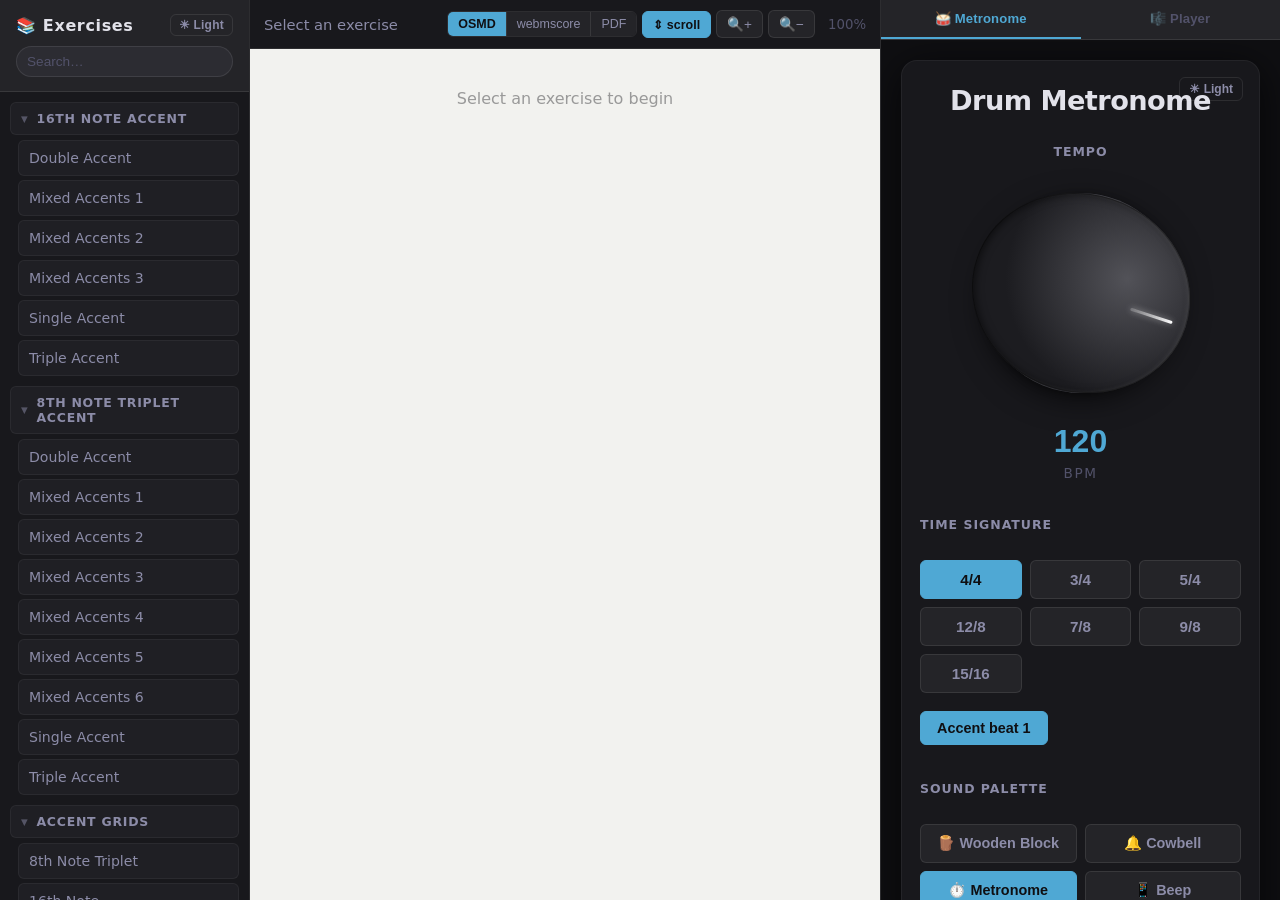
<file: tools/hub/index.html>
<!doctype html>
<html lang="en">
  <head>
    <meta charset="UTF-8" />
    <meta name="viewport" content="width=device-width, initial-scale=1.0" />
    <title>Drum Book Practice Hub</title>
    <link rel="stylesheet" href="styles.css" />
    <!-- PDF.js (Mozilla) — renders PDFs natively without browser plugin -->
    <script src="pdf.min.js"></script>
    <!-- OpenSheetMusicDisplay (OSMD) -->
    <script src="opensheetmusicdisplay.min.js"></script>
    <!-- WebMscore (MuseScore WebAssembly renderer) -->
    <script src="webmscore.js"></script>
    <!-- Exercise + book manifest (generated by tools/hub/generate-manifest.py) -->
    <script src="manifest.js"></script>
  </head>
  <body>
    <div class="hub-container">
      <!-- Sidebar: Exercise Browser -->
      <aside class="sidebar">
        <div class="sidebar-header">
          <div class="sidebar-header-row">
            <h1>📚 Exercises</h1>
            <button
              class="theme-toggle"
              id="themeToggle"
              title="Toggle light/dark theme"
            >
              ☀ Light
            </button>
          </div>
          <div class="sidebar-search">
            <input
              type="search"
              id="sidebarSearch"
              placeholder="Search…"
              autocomplete="off"
              spellcheck="false"
            />
          </div>
        </div>
        <div class="sidebar-content">
          <div id="exercisesList"></div>
        </div>
      </aside>

      <!-- Main: Notation Viewer -->
      <main class="viewer">
        <div class="viewer-header">
          <h2 id="currentExercise">Select an exercise</h2>
          <div class="viewer-controls">
            <div class="renderer-toggle" title="Switch renderer">
              <button class="renderer-btn active" data-renderer="osmd">
                OSMD
              </button>
              <button class="renderer-btn" data-renderer="webmscore">
                webmscore
              </button>
              <button class="renderer-btn" data-renderer="pdf">PDF</button>
            </div>
            <button
              id="autoScrollBtn"
              class="autoscroll-btn active"
              title="Auto-scroll: on"
            >
              ⇕ scroll
            </button>
            <button id="zoomInBtn" class="zoom-btn" title="Zoom In">🔍+</button>
            <button id="zoomOutBtn" class="zoom-btn" title="Zoom Out">
              🔍−
            </button>
            <span id="zoomLevel">100%</span>
          </div>
        </div>
        <div id="osmdContainer" class="notation-container"></div>
        <div
          id="pdfContainer"
          class="pdf-container"
          style="display: none"
        ></div>
      </main>

      <!-- Right: Metronome + Music Player -->
      <aside class="right-panel">
        <div class="right-panel-tabs">
          <button class="right-tab active" data-tab="metronome">
            🥁 Metronome
          </button>
          <button class="right-tab" data-tab="player">🎼 Player</button>
        </div>

        <!-- Metronome tab -->
        <div class="right-tab-content active" id="metronomeTab">
          <div class="metronome-container">
            <iframe
              src="../metronome/index.html"
              class="metronome-iframe"
            ></iframe>
          </div>
        </div>

        <!-- Music Player tab -->
        <div class="right-tab-content" id="playerTab">
          <div id="playerLoading" class="player-loading">⏳ Loading stems…</div>
          <div class="player-bulk-controls" id="playerBulkControls" style="display: none;">
            <button id="selectAllBtn" class="bulk-btn">Select All</button>
            <button id="unselectAllBtn" class="bulk-btn">Unselect All</button>
          </div>
          <div class="player-tracks" id="playerTracks"></div>
          <div class="player-transport" id="playerTransport">
            <div class="transport-row">
              <span id="transportCurrent" class="transport-time-label"
                >0:00</span
              >
              <input
                type="range"
                id="transportSeek"
                class="transport-seek"
                min="0"
                step="0.1"
                value="0"
              />
              <span id="transportDuration" class="transport-time-label"
                >0:00</span
              >
            </div>
            <div class="transport-row transport-controls">
              <button id="seekBackBtn" class="transport-btn">«10</button>
              <button id="playPauseBtn" class="transport-btn play-btn">
                ▶
              </button>
              <button id="seekFwdBtn" class="transport-btn">10»</button>
            </div>
          </div>
        </div>
      </aside>
    </div>

    <script src="script.js"></script>
  </body>
</html>
</file>
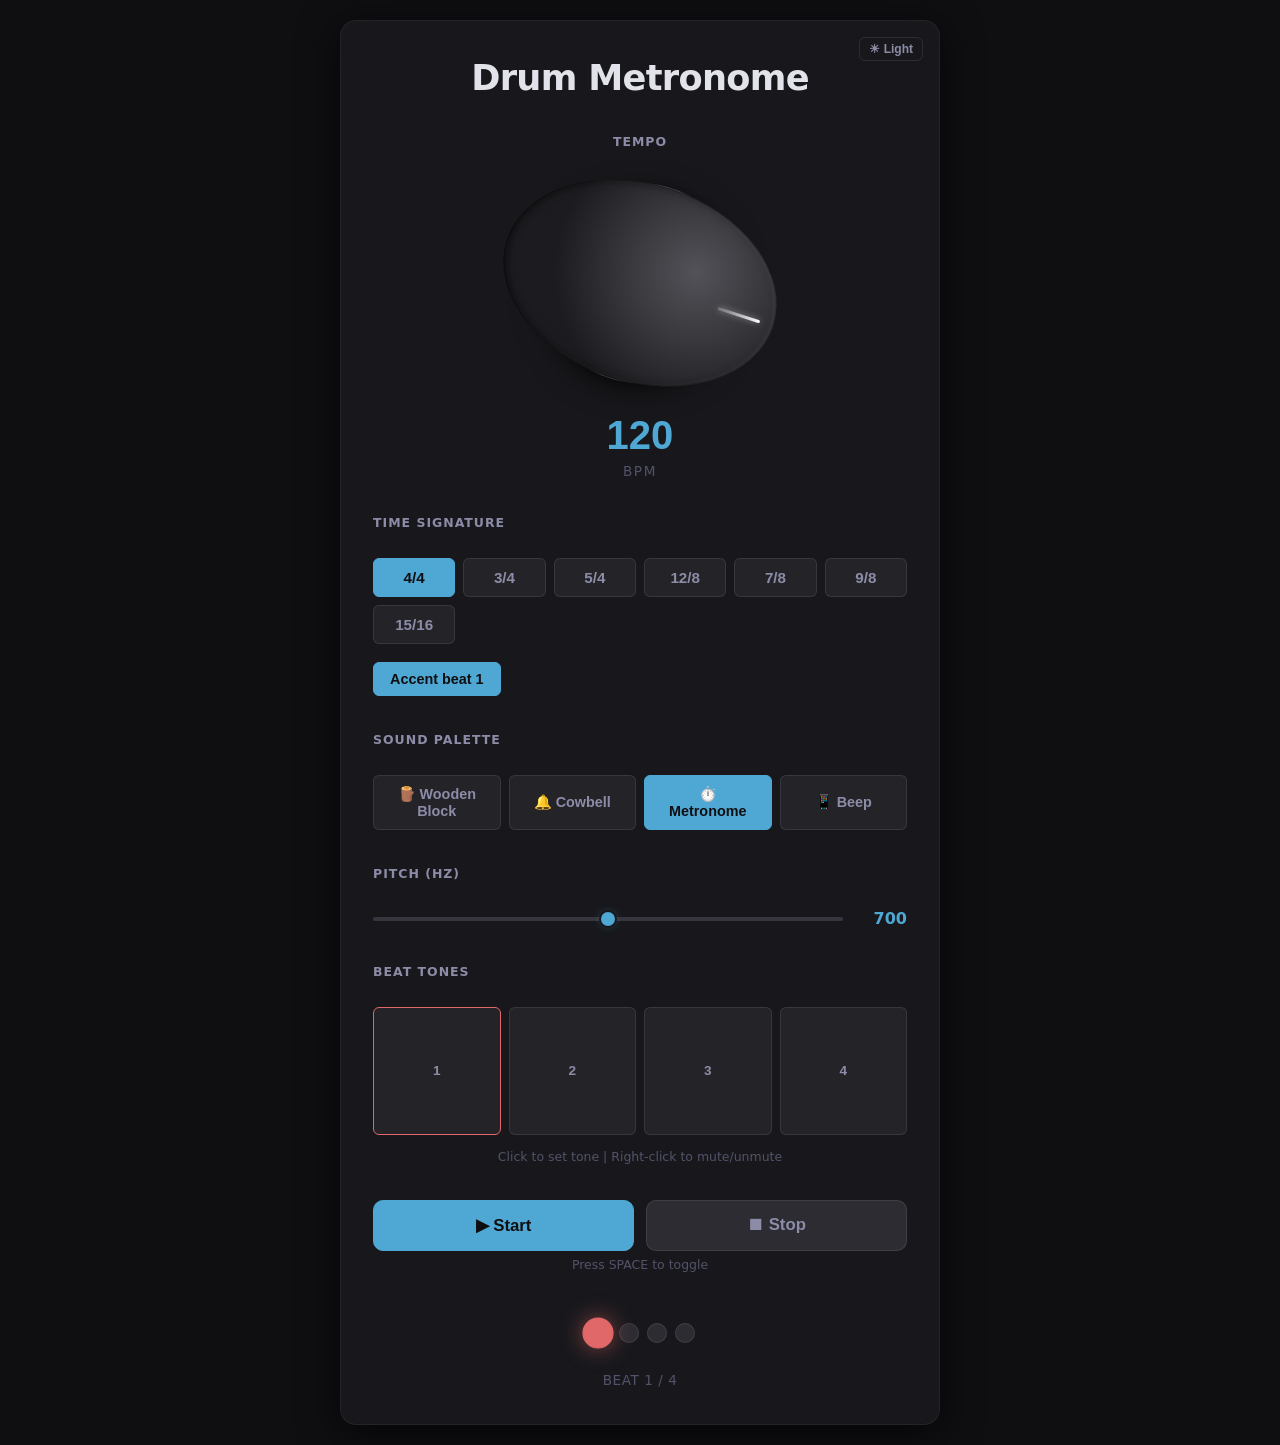
<file: tools/metronome/index.html>
<!doctype html>
<html lang="en">
  <head>
    <meta charset="UTF-8" />
    <meta name="viewport" content="width=device-width, initial-scale=1.0" />
    <title>Drum Metronome</title>
    <link rel="stylesheet" href="styles.css" />
  </head>
  <body>
    <div class="container">
      <button
        class="theme-toggle"
        id="themeToggle"
        title="Toggle light/dark theme"
      >
        ☀ Light
      </button>
      <h1>Drum Metronome</h1>

      <div class="control-panel">
        <!-- Tempo Control -->
        <div class="tempo-section">
          <h2>Tempo</h2>
          <div class="knob-container">
            <div class="knob-bezel">
              <div class="knob" id="tempoKnob">
                <div class="knob-indicator"></div>
              </div>
            </div>
          </div>
          <div class="tempo-display">
            <input
              type="number"
              class="bpm-value"
              id="bpmValue"
              min="40"
              max="240"
              value="120"
            />
            <span class="bpm-label">BPM</span>
          </div>
        </div>

        <!-- Time Signature Control -->
        <div class="time-sig-section">
          <h2>Time Signature</h2>
          <div class="time-sig-buttons">
            <button class="time-sig-btn active" data-sig="4/4">4/4</button>
            <button class="time-sig-btn" data-sig="3/4">3/4</button>
            <button class="time-sig-btn" data-sig="5/4">5/4</button>
            <button class="time-sig-btn" data-sig="12/8">12/8</button>
            <button class="time-sig-btn" data-sig="7/8">7/8</button>
            <button class="time-sig-btn" data-sig="9/8">9/8</button>
            <button class="time-sig-btn" data-sig="15/16">15/16</button>
          </div>
          <div class="accent-toggle">
            <button
              class="accent-first-beat-btn active"
              id="accentFirstBeatBtn"
            >
              Accent beat 1
            </button>
          </div>
        </div>

        <!-- Sound Palette -->
        <div class="sound-palette-section">
          <h2>Sound Palette</h2>
          <div class="sound-palette-buttons">
            <button class="sound-palette-btn" data-palette="woodenblock">
              🪵 Wooden Block
            </button>
            <button class="sound-palette-btn" data-palette="cowbell">
              🔔 Cowbell
            </button>
            <button class="sound-palette-btn active" data-palette="metronome">
              ⏱️ Metronome
            </button>
            <button class="sound-palette-btn" data-palette="beep">
              📱 Beep
            </button>
          </div>
        </div>

        <!-- Pitch Control -->
        <div class="pitch-section">
          <h2>Pitch (Hz)</h2>
          <div class="pitch-control">
            <input
              type="range"
              id="pitchSlider"
              min="150"
              max="400"
              value="250"
            />
            <span class="pitch-value" id="pitchValue">250</span>
          </div>
        </div>

        <!-- Beat Tone Customization -->
        <div class="beat-tones-section">
          <h2>Beat Tones</h2>
          <div class="beat-tones-grid" id="beatTonesGrid"></div>
          <p class="beat-tones-hint">
            Click to set tone | Right-click to mute/unmute
          </p>
        </div>

        <!-- Play/Stop -->
        <div class="playback-section">
          <button class="play-btn" id="playBtn">▶ Start</button>
          <button class="stop-btn" id="stopBtn">⏹ Stop</button>
          <p class="keyboard-hint">Press SPACE to toggle</p>
        </div>
      </div>

      <!-- Beat Indicator -->
      <div class="beat-indicator">
        <div class="beat-display" id="beatDisplay"></div>
        <p class="beat-label" id="beatLabel">Ready</p>
      </div>
    </div>

    <script src="script.js"></script>
  </body>
</html>
</file>
<file: tools/hub/styles.css>
/* ============================================================
   Design Tokens — Dark (default) & Light theme
   ============================================================ */
:root {
  /* Surfaces — tuned to match the metronome knob palette */
  --bg-base:        #0f0f12;
  --bg-surface:     #18181c;
  --bg-elevated:    #1f1f24;
  --bg-panel:       #242428;
  --bg-interactive: #2c2c32;
  --bg-hover:       #36363e;

  /* Borders — faint like the knob ring */
  --border-subtle:  rgba(255, 255, 255, 0.05);
  --border-default: rgba(255, 255, 255, 0.09);
  --border-strong:  rgba(255, 255, 255, 0.17);

  /* Text */
  --text-primary:   #e2e2ea;
  --text-secondary: #8c8ca8;
  --text-muted:     #52526a;
  --text-inverse:   #0f0f12;

  /* Accent — steel blue (replaces purple) */
  --accent:         #4fa8d4;
  --accent-dim:     #3889b0;
  --accent-glow:    rgba(79, 168, 212, 0.22);
  --accent-subtle:  rgba(79, 168, 212, 0.10);
  --accent-gradient: linear-gradient(135deg, #4fa8d4 0%, #2d7aa8 100%);

  /* Status */
  --danger:         #e06868;
  --danger-subtle:  rgba(224, 104, 104, 0.14);

  /* Notation viewer background — keeps scores readable */
  --notation-bg:    #f2f2ef;

  /* Shadows & radii */
  --shadow-sm: 0 1px 4px rgba(0, 0, 0, 0.5);
  --shadow-md: 0 4px 20px rgba(0, 0, 0, 0.6);
  --shadow-lg: 0 8px 40px rgba(0, 0, 0, 0.7);
  --radius-sm: 4px;
  --radius-md: 6px;
  --radius-lg: 10px;
}

[data-theme="light"] {
  --bg-base:        #e6e6ed;
  --bg-surface:     #f4f4f8;
  --bg-elevated:    #ffffff;
  --bg-panel:       #ededf2;
  --bg-interactive: #e0e0e8;
  --bg-hover:       #d3d3dc;

  --border-subtle:  rgba(0, 0, 0, 0.05);
  --border-default: rgba(0, 0, 0, 0.09);
  --border-strong:  rgba(0, 0, 0, 0.18);

  --text-primary:   #111118;
  --text-secondary: #50506a;
  --text-muted:     #9090a8;
  --text-inverse:   #ffffff;

  --accent:         #2a7db5;
  --accent-dim:     #1a6496;
  --accent-glow:    rgba(42, 125, 181, 0.20);
  --accent-subtle:  rgba(42, 125, 181, 0.08);
  --accent-gradient: linear-gradient(135deg, #2a7db5 0%, #1a6496 100%);

  --danger:         #c43a3a;
  --danger-subtle:  rgba(196, 58, 58, 0.10);

  --notation-bg:    #ffffff;

  --shadow-sm: 0 1px 3px rgba(0, 0, 0, 0.12);
  --shadow-md: 0 4px 16px rgba(0, 0, 0, 0.14);
  --shadow-lg: 0 8px 32px rgba(0, 0, 0, 0.18);
}

/* ============================================================
   Reset & Base
   ============================================================ */
* {
    margin: 0;
    padding: 0;
    box-sizing: border-box;
}

body {
    font-family: 'Segoe UI', system-ui, -apple-system, sans-serif;
    background: var(--bg-base);
    color: var(--text-primary);
    height: 100vh;
    overflow: hidden;
    transition: background 0.2s, color 0.2s;
}

/* ============================================================
   Grid layout
   ============================================================ */
.hub-container {
    display: grid;
    grid-template-columns: 250px 1fr 400px;
    height: 100vh;
}

/* ============================================================
   Sidebar
   ============================================================ */
.sidebar {
    background: var(--bg-surface);
    border-right: 1px solid var(--border-default);
    display: flex;
    flex-direction: column;
    overflow: hidden;
}

.sidebar-header {
    padding: 14px 16px;
    background: var(--bg-panel);
    border-bottom: 1px solid var(--border-default);
    display: flex;
    flex-direction: column;
    gap: 10px;
    flex-shrink: 0;
}

.sidebar-header-row {
    display: flex;
    align-items: center;
    justify-content: space-between;
    gap: 8px;
}

.sidebar-header h1 {
    font-size: 1.0em;
    font-weight: 700;
    letter-spacing: 0.04em;
    color: var(--text-primary);
    white-space: nowrap;
}

/* Theme toggle */
.theme-toggle {
    background: none;
    border: 1px solid var(--border-default);
    border-radius: var(--radius-md);
    color: var(--text-secondary);
    cursor: pointer;
    padding: 3px 8px;
    font-size: 0.75em;
    font-weight: 600;
    letter-spacing: 0.02em;
    flex-shrink: 0;
    transition: background 0.15s, color 0.15s, border-color 0.15s;
}

.theme-toggle:hover {
    background: var(--bg-hover);
    border-color: var(--border-strong);
    color: var(--text-primary);
}

/* Search */
.sidebar-search input {
    width: 100%;
    padding: 7px 10px;
    border: 1px solid var(--border-default);
    border-radius: 20px;
    background: var(--bg-interactive);
    color: var(--text-primary);
    font-size: 0.85em;
    outline: none;
    transition: background 0.15s, border-color 0.15s;
}

.sidebar-search input::placeholder {
    color: var(--text-muted);
}

.sidebar-search input:focus {
    border-color: var(--accent);
    background: var(--bg-hover);
}

.sidebar-search input::-webkit-search-cancel-button {
    filter: invert(1) opacity(0.45);
    cursor: pointer;
}

/* Content area */
.sidebar-content {
    flex: 1;
    overflow-y: auto;
    padding: 10px;
}

.sidebar-content::-webkit-scrollbar { width: 4px; }
.sidebar-content::-webkit-scrollbar-track { background: transparent; }
.sidebar-content::-webkit-scrollbar-thumb {
    background: var(--bg-hover);
    border-radius: 2px;
}

/* Categories */
.exercise-category {
    margin-bottom: 10px;
}

.category-title {
    font-size: 0.78em;
    font-weight: 700;
    letter-spacing: 0.06em;
    text-transform: uppercase;
    padding: 8px 10px;
    background: var(--bg-elevated);
    border: 1px solid var(--border-subtle);
    border-radius: var(--radius-md);
    cursor: pointer;
    display: flex;
    align-items: center;
    gap: 8px;
    user-select: none;
    transition: background 0.15s, color 0.15s;
    color: var(--text-secondary);
}

.category-title:hover {
    background: var(--bg-hover);
    color: var(--text-primary);
}

.category-title.collapsed::before {
    content: '▶';
    font-size: 0.7em;
    opacity: 0.5;
}

.category-title.expanded::before {
    content: '▼';
    font-size: 0.7em;
    opacity: 0.5;
}

.exercise-items {
    display: none;
    margin-top: 5px;
    margin-left: 8px;
}

.exercise-items.show {
    display: block;
}

/* Exercise items */
.exercise-item {
    padding: 9px 10px;
    margin-bottom: 4px;
    background: var(--bg-elevated);
    border: 1px solid var(--border-subtle);
    border-radius: var(--radius-md);
    cursor: pointer;
    transition: background 0.15s, border-color 0.15s, color 0.15s;
    font-size: 0.88em;
    word-break: break-word;
    color: var(--text-secondary);
}

.exercise-item:hover {
    background: var(--bg-hover);
    border-color: var(--border-default);
    color: var(--text-primary);
}

.exercise-item.active {
    background: var(--accent-subtle);
    border-color: var(--accent);
    color: var(--accent);
    font-weight: 600;
}

/* Tune items — teal accent */
.tune-item {
    border-left: 2px solid #43a89e;
}

.tune-item:hover {
    border-left-color: #43a89e;
    color: #3fccbd;
    background: rgba(67, 168, 158, 0.08);
}

.tune-item.active {
    background: rgba(67, 168, 158, 0.14);
    border-color: #43a89e;
    color: #3fccbd;
    font-weight: 600;
}

/* Section divider */
.section-divider {
    font-size: 0.7em;
    font-weight: 700;
    letter-spacing: 0.08em;
    text-transform: uppercase;
    color: var(--text-muted);
    padding: 14px 10px 6px;
    border-top: 1px solid var(--border-subtle);
    margin-top: 8px;
}

/* Reference book items — amber accent */
.ref-book-item {
    border-left: 2px solid #c8883a;
}

.ref-book-item:hover {
    border-left-color: #c8883a;
    color: #e8a83a;
    background: rgba(200, 136, 58, 0.08);
}

.ref-book-item.active {
    background: rgba(200, 136, 58, 0.14);
    border-color: #c8883a;
    color: #e8a83a;
    font-weight: 600;
}

/* ============================================================
   Viewer (center panel)
   ============================================================ */
.viewer {
    display: flex;
    flex-direction: column;
    background: var(--bg-elevated);
    overflow: hidden;
}

.viewer-header {
    padding: 10px 14px;
    background: var(--bg-surface);
    border-bottom: 1px solid var(--border-default);
    display: flex;
    justify-content: space-between;
    align-items: center;
    flex-shrink: 0;
}

.viewer-header h2 {
    font-size: 0.92em;
    color: var(--text-secondary);
    font-weight: 500;
    white-space: nowrap;
    overflow: hidden;
    text-overflow: ellipsis;
    max-width: 50%;
}

.viewer-controls {
    display: flex;
    gap: 5px;
    align-items: center;
    flex-shrink: 0;
}

/* Renderer toggle pill */
.renderer-toggle {
    display: flex;
    border: 1px solid var(--border-default);
    border-radius: var(--radius-md);
    overflow: hidden;
}

.renderer-btn {
    padding: 5px 10px;
    background: var(--bg-panel);
    border: none;
    cursor: pointer;
    font-size: 0.78em;
    font-weight: 500;
    color: var(--text-secondary);
    transition: background 0.15s, color 0.15s;
}

.renderer-btn + .renderer-btn {
    border-left: 1px solid var(--border-default);
}

.renderer-btn.active {
    background: var(--accent);
    color: var(--text-inverse);
    font-weight: 700;
}

.renderer-btn:hover:not(.active):not(:disabled) {
    background: var(--bg-hover);
    color: var(--text-primary);
}

.renderer-btn:disabled {
    opacity: 0.3;
    cursor: not-allowed;
}

.autoscroll-btn {
    padding: 5px 10px;
    background: var(--bg-panel);
    border: 1px solid var(--border-default);
    border-radius: var(--radius-md);
    cursor: pointer;
    font-size: 0.78em;
    font-weight: 500;
    color: var(--text-secondary);
    transition: background 0.15s, color 0.15s, border-color 0.15s;
}

.autoscroll-btn.active {
    background: var(--accent);
    color: var(--text-inverse);
    border-color: var(--accent);
    font-weight: 700;
}

.autoscroll-btn:hover:not(.active) {
    background: var(--bg-hover);
    color: var(--text-primary);
}

.zoom-btn {
    padding: 5px 10px;
    background: var(--bg-panel);
    border: 1px solid var(--border-default);
    border-radius: var(--radius-md);
    cursor: pointer;
    transition: background 0.15s, color 0.15s;
    font-size: 0.85em;
    color: var(--text-secondary);
}

.zoom-btn:hover {
    background: var(--bg-hover);
    color: var(--text-primary);
}

#zoomLevel {
    min-width: 46px;
    text-align: right;
    font-size: 0.83em;
    color: var(--text-muted);
}

/* Notation container */
.notation-container {
    flex: 1;
    overflow: auto;
    background: var(--notation-bg);
    width: 100%;
    overflow-x: hidden;
}

#osmdContainer {
    margin: 0 auto;
    max-width: 100%;
}

.score-page {
    margin: 16px auto;
    display: block;
    box-shadow: var(--shadow-sm);
}

.score-page svg {
    display: block;
    max-width: 100%;
    height: auto;
}

/* PDF viewer — canvases stacked vertically, container scrolls */
.pdf-container {
    flex: 1;
    overflow-y: auto;
    overflow-x: hidden;
    position: relative;
    padding: 12px;
    background: var(--bg-base);
    box-sizing: border-box;
}

.pdf-page canvas {
    display: block;
    max-width: 100%;
    box-shadow: var(--shadow-md);
    border-radius: var(--radius-sm);
}

/* ============================================================
   Right panel
   ============================================================ */
.right-panel {
    background: var(--bg-surface);
    border-left: 1px solid var(--border-default);
    display: flex;
    flex-direction: column;
    overflow: hidden;
}

/* Tabs */
.right-panel-tabs {
    display: flex;
    background: var(--bg-panel);
    border-bottom: 1px solid var(--border-default);
    flex-shrink: 0;
}

.right-tab {
    flex: 1;
    padding: 11px 6px;
    background: none;
    border: none;
    border-bottom: 2px solid transparent;
    color: var(--text-muted);
    font-size: 0.82em;
    font-weight: 600;
    cursor: pointer;
    transition: color 0.15s, background 0.15s;
    letter-spacing: 0.01em;
}

.right-tab:hover:not(.active) {
    color: var(--text-secondary);
    background: var(--bg-hover);
}

.right-tab.active {
    color: var(--accent);
    border-bottom-color: var(--accent);
}

.right-tab-content {
    display: none;
    flex: 1;
    flex-direction: column;
    overflow: hidden;
    min-height: 0;
}

.right-tab-content.active {
    display: flex;
}

/* Metronome iframe */
.metronome-container {
    flex: 1;
    overflow: hidden;
    display: flex;
}

.metronome-iframe {
    width: 100%;
    height: 100%;
    border: none;
    background: var(--bg-base);
}

/* ============================================================
   Music Player
   ============================================================ */
.player-loading {
    display: none;
    padding: 20px;
    text-align: center;
    color: var(--text-muted);
    font-size: 0.85em;
    flex-shrink: 0;
}

.player-bulk-controls {
    display: flex;
    gap: 8px;
    padding: 10px 10px 5px;
    flex-shrink: 0;
}

.bulk-btn {
    flex: 1;
    padding: 6px;
    background: var(--bg-interactive);
    border: 1px solid var(--border-default);
    border-radius: var(--radius-md);
    cursor: pointer;
    font-size: 0.72em;
    font-weight: 600;
    color: var(--text-secondary);
    transition: all 0.15s;
    text-transform: uppercase;
    letter-spacing: 0.02em;
}

.bulk-btn:hover {
    background: var(--bg-hover);
    color: var(--text-primary);
    border-color: var(--border-strong);
}

.player-tracks {
    flex: 1;
    overflow-y: auto;
    padding: 8px 10px;
    min-height: 0;
}

.player-tracks::-webkit-scrollbar { width: 4px; }
.player-tracks::-webkit-scrollbar-track { background: transparent; }
.player-tracks::-webkit-scrollbar-thumb {
    background: var(--bg-hover);
    border-radius: 2px;
}

.player-track {
    display: flex;
    align-items: center;
    gap: 10px;
    padding: 9px 12px;
    margin-bottom: 5px;
    background: var(--bg-elevated);
    border: 1px solid var(--border-subtle);
    border-radius: var(--radius-lg);
    opacity: 0.4;
    transition: opacity 0.15s, border-color 0.15s;
    cursor: default;
}

.player-track.active {
    opacity: 1;
    border-color: var(--accent);
    background: var(--bg-interactive);
}

.track-icon {
    font-size: 1.2em;
    flex-shrink: 0;
    width: 24px;
    text-align: center;
}

.track-label {
    flex: 1;
    font-size: 0.88em;
    font-weight: 500;
    color: var(--text-secondary);
    text-transform: capitalize;
}

.track-toggle-btn {
    width: 26px;
    height: 26px;
    border-radius: 50%;
    border: 1px solid var(--border-default);
    background: var(--bg-interactive);
    color: var(--text-secondary);
    cursor: pointer;
    font-size: 0.72em;
    display: flex;
    align-items: center;
    justify-content: center;
    transition: all 0.15s;
    flex-shrink: 0;
    line-height: 1;
}

.player-track.active .track-toggle-btn {
    background: var(--accent);
    border-color: var(--accent);
    color: var(--text-inverse);
}

/* Transport */
.player-transport {
    display: block;
    padding: 10px 12px 14px;
    border-top: 1px solid var(--border-default);
    background: var(--bg-panel);
    flex-shrink: 0;
}

.player-transport.disabled {
    opacity: 0.4;
    pointer-events: none;
}

.transport-row {
    display: flex;
    align-items: center;
    gap: 8px;
    margin-bottom: 8px;
}

.transport-row:last-child {
    margin-bottom: 0;
}

.transport-time-label {
    font-size: 0.76em;
    color: var(--text-muted);
    font-variant-numeric: tabular-nums;
    min-width: 30px;
    flex-shrink: 0;
}

#transportCurrent { text-align: right; }

.transport-seek {
    flex: 1;
    cursor: pointer;
    accent-color: var(--accent);
    height: 20px;
    border-radius: 4px;
}

.transport-controls {
    justify-content: center;
    gap: 10px;
}

.transport-btn {
    padding: 7px 13px;
    background: var(--bg-interactive);
    border: 1px solid var(--border-default);
    border-radius: var(--radius-md);
    cursor: pointer;
    font-size: 0.82em;
    font-weight: 600;
    color: var(--text-secondary);
    transition: background 0.15s, color 0.15s;
}

.transport-btn:hover {
    background: var(--bg-hover);
    color: var(--text-primary);
}

.play-btn {
    padding: 7px 20px;
    background: var(--accent);
    color: var(--text-inverse);
    border-color: var(--accent);
    font-size: 1em;
}

.play-btn:hover {
    background: var(--accent-dim);
    border-color: var(--accent-dim);
}
</file>
<file: tools/metronome/styles.css>
/* ============================================================
   Design Tokens — Dark (default) & Light theme
   ============================================================ */
:root {
  --bg-base:        #0f0f12;
  --bg-surface:     #18181c;
  --bg-elevated:    #1f1f24;
  --bg-panel:       #242428;
  --bg-interactive: #2c2c32;
  --bg-hover:       #36363e;
  --border-subtle:  rgba(255, 255, 255, 0.05);
  --border-default: rgba(255, 255, 255, 0.09);
  --border-strong:  rgba(255, 255, 255, 0.17);
  --text-primary:   #e2e2ea;
  --text-secondary: #8c8ca8;
  --text-muted:     #52526a;
  --text-inverse:   #0f0f12;
  --accent:         #4fa8d4;
  --accent-dim:     #3889b0;
  --accent-glow:    rgba(79, 168, 212, 0.22);
  --accent-subtle:  rgba(79, 168, 212, 0.10);
  --accent-gradient: linear-gradient(135deg, #4fa8d4 0%, #2d7aa8 100%);
  --danger:         #e06868;
  --danger-subtle:  rgba(224, 104, 104, 0.14);
  --shadow-sm: 0 1px 4px rgba(0, 0, 0, 0.5);
  --shadow-md: 0 4px 20px rgba(0, 0, 0, 0.6);
  --shadow-lg: 0 8px 40px rgba(0, 0, 0, 0.7);
  --radius-sm: 4px;
  --radius-md: 6px;
  --radius-lg: 10px;
}

[data-theme="light"] {
  --bg-base:        #e6e6ed;
  --bg-surface:     #f4f4f8;
  --bg-elevated:    #ffffff;
  --bg-panel:       #ededf2;
  --bg-interactive: #e0e0e8;
  --bg-hover:       #d3d3dc;
  --border-subtle:  rgba(0, 0, 0, 0.05);
  --border-default: rgba(0, 0, 0, 0.09);
  --border-strong:  rgba(0, 0, 0, 0.18);
  --text-primary:   #111118;
  --text-secondary: #50506a;
  --text-muted:     #9090a8;
  --text-inverse:   #ffffff;
  --accent:         #2a7db5;
  --accent-dim:     #1a6496;
  --accent-glow:    rgba(42, 125, 181, 0.20);
  --accent-subtle:  rgba(42, 125, 181, 0.08);
  --accent-gradient: linear-gradient(135deg, #2a7db5 0%, #1a6496 100%);
  --danger:         #c43a3a;
  --danger-subtle:  rgba(196, 58, 58, 0.10);
  --shadow-sm: 0 1px 3px rgba(0, 0, 0, 0.12);
  --shadow-md: 0 4px 16px rgba(0, 0, 0, 0.14);
  --shadow-lg: 0 8px 32px rgba(0, 0, 0, 0.18);
}

/* ============================================================
   Reset & Base
   ============================================================ */
* {
    margin: 0;
    padding: 0;
    box-sizing: border-box;
}

body {
    font-family: 'Segoe UI', system-ui, -apple-system, sans-serif;
    background: var(--bg-base);
    color: var(--text-primary);
    min-height: 100vh;
    display: flex;
    align-items: flex-start;
    justify-content: center;
    padding: 20px;
    transition: background 0.2s, color 0.2s;
}

.container {
    background: var(--bg-surface);
    border-radius: 16px;
    box-shadow: var(--shadow-lg);
    border: 1px solid var(--border-subtle);
    padding: 36px 32px;
    max-width: 600px;
    width: 100%;
    position: relative;
}

h1 {
    text-align: center;
    color: var(--text-primary);
    margin-bottom: 36px;
    font-size: 2.2em;
    letter-spacing: -0.02em;
}

h2 {
    color: var(--text-secondary);
    font-size: 0.78em;
    font-weight: 700;
    letter-spacing: 0.08em;
    text-transform: uppercase;
    margin-bottom: 14px;
    text-align: left;
}

/* Theme toggle */
.theme-toggle {
    position: absolute;
    top: 16px;
    right: 16px;
    background: none;
    border: 1px solid var(--border-default);
    border-radius: var(--radius-md);
    color: var(--text-secondary);
    cursor: pointer;
    padding: 4px 9px;
    font-size: 0.75em;
    font-weight: 600;
    transition: background 0.15s, color 0.15s, border-color 0.15s;
}

.theme-toggle:hover {
    background: var(--bg-hover);
    border-color: var(--border-strong);
    color: var(--text-primary);
}

.control-panel {
    display: flex;
    flex-direction: column;
    gap: 36px;
}

/* ============================================================
   Tempo Section
   ============================================================ */
.tempo-section {
    display: flex;
    flex-direction: column;
    align-items: center;
    gap: 20px;
}

.knob-container {
    display: flex;
    justify-content: center;
    margin-bottom: 10px;
}

/* Knob — preserved exactly from original */
.knob-bezel {
    width: 200px;
    height: 200px;
    border-radius: 50%;
    background: radial-gradient(circle at 38% 30%, #4a4a52, #18181c);
    box-shadow:
        0 8px 28px rgba(0, 0, 0, 0.55),
        0 2px 6px rgba(0, 0, 0, 0.35),
        inset 0 1px 3px rgba(255, 255, 255, 0.08),
        inset 0 -2px 6px rgba(0, 0, 0, 0.5);
    border: 1.5px solid rgba(255, 255, 255, 0.06);
    display: flex;
    align-items: center;
    justify-content: center;
    overflow: visible;
}

.knob {
    width: 280px;
    height: 280px;
    border-radius: 50%;
    background: radial-gradient(circle at 36% 32%, #525258, #1c1c20 62%);
    box-shadow:
        inset 0 2px 4px rgba(255, 255, 255, 0.10),
        inset 0 -3px 8px rgba(0, 0, 0, 0.55),
        inset 0 0 0 1px rgba(0, 0, 0, 0.4);
    cursor: grab;
    display: flex;
    align-items: center;
    justify-content: center;
    position: relative;
    user-select: none;
    transition: box-shadow 0.15s;
}

.knob-indicator {
    width: 3px;
    height: 44px;
    background: linear-gradient(to bottom, #ffffff 0%, rgba(255, 255, 255, 0.25) 100%);
    border-radius: 2px;
    position: absolute;
    top: 14px;
    left: 50%;
    transform: translateX(-50%);
    box-shadow: 0 0 6px rgba(255, 255, 255, 0.4);
}

.knob:active {
    cursor: grabbing;
    box-shadow:
        inset 0 2px 4px rgba(255, 255, 255, 0.08),
        inset 0 -3px 10px rgba(0, 0, 0, 0.65),
        inset 0 0 0 1px rgba(0, 0, 0, 0.5);
}

.tempo-display {
    display: flex;
    flex-direction: column;
    align-items: center;
    gap: 5px;
}

.bpm-value {
    font-size: 2.5em;
    font-weight: bold;
    color: var(--accent);
    border: none;
    background: transparent;
    text-align: center;
    width: 3.5ch;
    outline: none;
    cursor: text;
}
.bpm-value::-webkit-outer-spin-button,
.bpm-value::-webkit-inner-spin-button {
    -webkit-appearance: none;
    margin: 0;
}
.bpm-value[type=number] {
    -moz-appearance: textfield;
}

.bpm-label {
    font-size: 0.85em;
    color: var(--text-muted);
    letter-spacing: 0.12em;
    text-transform: uppercase;
}

/* ============================================================
   Section layouts
   ============================================================ */
.time-sig-section,
.sound-palette-section,
.pitch-section,
.beat-tones-section {
    display: flex;
    flex-direction: column;
    gap: 14px;
}

/* ============================================================
   Time Signature
   ============================================================ */
.time-sig-buttons {
    display: grid;
    grid-template-columns: repeat(auto-fit, minmax(80px, 1fr));
    gap: 8px;
}

.time-sig-btn {
    padding: 10px 14px;
    border: 1px solid var(--border-default);
    border-radius: var(--radius-md);
    background: var(--bg-panel);
    color: var(--text-secondary);
    font-size: 0.95em;
    font-weight: 600;
    cursor: pointer;
    transition: background 0.15s, border-color 0.15s, color 0.15s;
}

.time-sig-btn:hover {
    background: var(--bg-hover);
    border-color: var(--border-strong);
    color: var(--text-primary);
}

.time-sig-btn.active {
    background: var(--accent);
    color: var(--text-inverse);
    border-color: var(--accent);
    font-weight: 700;
}

.accent-toggle {
    margin-top: 4px;
}

.accent-first-beat-btn {
    padding: 8px 16px;
    border: 1px solid var(--border-default);
    border-radius: var(--radius-md);
    background: var(--bg-panel);
    color: var(--text-secondary);
    font-size: 0.9em;
    font-weight: 600;
    cursor: pointer;
    transition: background 0.15s, border-color 0.15s, color 0.15s;
}

.accent-first-beat-btn:hover {
    background: var(--bg-hover);
    border-color: var(--border-strong);
    color: var(--text-primary);
}

.accent-first-beat-btn.active {
    background: var(--accent);
    color: var(--text-inverse);
    border-color: var(--accent);
    font-weight: 700;
}

/* ============================================================
   Sound Palette
   ============================================================ */
.sound-palette-buttons {
    display: grid;
    grid-template-columns: repeat(auto-fit, minmax(110px, 1fr));
    gap: 8px;
}

.sound-palette-btn {
    padding: 10px 14px;
    border: 1px solid var(--border-default);
    border-radius: var(--radius-md);
    background: var(--bg-panel);
    color: var(--text-secondary);
    font-size: 0.9em;
    font-weight: 600;
    cursor: pointer;
    transition: background 0.15s, border-color 0.15s, color 0.15s;
}

.sound-palette-btn:hover {
    background: var(--bg-hover);
    border-color: var(--border-strong);
    color: var(--text-primary);
}

.sound-palette-btn.active {
    background: var(--accent);
    color: var(--text-inverse);
    border-color: var(--accent);
    font-weight: 700;
}

/* ============================================================
   Pitch Section
   ============================================================ */
.pitch-control {
    display: flex;
    align-items: center;
    gap: 14px;
}

.pitch-control input[type="range"] {
    flex: 1;
    height: 4px;
    border-radius: 2px;
    background: var(--bg-hover);
    outline: none;
    -webkit-appearance: none;
    cursor: pointer;
    accent-color: var(--accent);
}

.pitch-control input[type="range"]::-webkit-slider-thumb {
    -webkit-appearance: none;
    appearance: none;
    width: 18px;
    height: 18px;
    border-radius: 50%;
    background: var(--accent);
    cursor: pointer;
    box-shadow: 0 0 6px var(--accent-glow);
    border: 2px solid var(--bg-surface);
}

.pitch-control input[type="range"]::-moz-range-thumb {
    width: 18px;
    height: 18px;
    border-radius: 50%;
    background: var(--accent);
    cursor: pointer;
    box-shadow: 0 0 6px var(--accent-glow);
    border: 2px solid var(--bg-surface);
}

.pitch-value {
    font-size: 1em;
    font-weight: 600;
    color: var(--accent);
    min-width: 50px;
    text-align: right;
}

/* ============================================================
   Beat Tones Section
   ============================================================ */
.beat-tones-grid {
    display: grid;
    grid-template-columns: repeat(auto-fit, minmax(45px, 1fr));
    gap: 8px;
}

.beat-tone-btn {
    width: 100%;
    aspect-ratio: 1;
    border: 1px solid var(--border-default);
    border-radius: var(--radius-md);
    background: var(--bg-panel);
    color: var(--text-secondary);
    font-size: 0.85em;
    font-weight: 600;
    cursor: pointer;
    transition: background 0.15s, border-color 0.15s, color 0.15s;
    padding: 4px;
}

.beat-tone-btn:hover {
    background: var(--bg-hover);
    border-color: var(--border-strong);
    color: var(--text-primary);
}

.beat-tone-btn.accent {
    border-color: var(--danger);
}

.beat-tone-btn.set {
    background: var(--accent);
    color: var(--text-inverse);
    border-color: var(--accent);
}

.beat-tone-btn.muted {
    background: var(--bg-interactive);
    color: var(--text-muted);
    opacity: 0.55;
    border-color: var(--border-subtle);
    position: relative;
}

.beat-tone-btn.muted::after {
    content: '';
    position: absolute;
    width: 70%;
    height: 2px;
    background: var(--text-muted);
    top: 50%;
    left: 15%;
    transform: translateY(-50%);
}

.beat-tones-hint {
    font-size: 0.78em;
    color: var(--text-muted);
    text-align: center;
}

/* ============================================================
   Playback Section
   ============================================================ */
.playback-section {
    display: grid;
    grid-template-columns: 1fr 1fr;
    gap: 12px;
}

.play-btn,
.stop-btn {
    padding: 14px 24px;
    border: none;
    border-radius: var(--radius-lg);
    font-size: 1.05em;
    font-weight: 700;
    cursor: pointer;
    transition: background 0.2s, box-shadow 0.2s, transform 0.1s;
}

.play-btn {
    background: var(--accent);
    color: var(--text-inverse);
    border: 1px solid var(--accent);
}

.play-btn:hover {
    background: var(--accent-dim);
    box-shadow: 0 4px 18px var(--accent-glow);
}

.play-btn:active {
    transform: translateY(1px);
}

.stop-btn {
    background: var(--bg-interactive);
    color: var(--text-secondary);
    border: 1px solid var(--border-default);
}

.stop-btn:hover {
    background: var(--bg-hover);
    border-color: var(--border-strong);
    color: var(--text-primary);
}

.stop-btn:active {
    transform: scale(0.98);
}

.keyboard-hint {
    grid-column: 1 / -1;
    font-size: 0.78em;
    color: var(--text-muted);
    text-align: center;
    margin: -6px 0 0;
}

/* ============================================================
   Beat Indicator
   ============================================================ */
.beat-indicator {
    margin-top: 36px;
    display: flex;
    flex-direction: column;
    align-items: center;
    gap: 14px;
}

.beat-display {
    display: flex;
    gap: 8px;
    justify-content: center;
    flex-wrap: wrap;
    min-height: 50px;
    align-items: center;
}

.beat-dot {
    width: 20px;
    height: 20px;
    border-radius: 50%;
    background: var(--bg-interactive);
    border: 1px solid var(--border-default);
    transition: background 0.08s, box-shadow 0.08s, transform 0.08s;
}

.beat-dot.active {
    background: var(--accent);
    border-color: var(--accent);
    box-shadow: 0 0 14px var(--accent-glow);
    transform: scale(1.3);
}

.beat-dot.accent {
    background: var(--danger-subtle);
    border-color: var(--danger);
    width: 26px;
    height: 26px;
}

.beat-dot.accent.active {
    background: var(--danger);
    border-color: var(--danger);
    box-shadow: 0 0 18px rgba(224, 104, 104, 0.55);
    transform: scale(1.2);
}

.beat-dot.muted {
    background: var(--bg-interactive);
    border-color: var(--border-subtle);
    opacity: 0.35;
    position: relative;
}

.beat-dot.muted::after {
    content: '';
    position: absolute;
    width: 60%;
    height: 2px;
    background: var(--text-muted);
    top: 50%;
    left: 20%;
    transform: translateY(-50%);
}

.beat-label {
    font-size: 0.85em;
    color: var(--text-muted);
    text-align: center;
    letter-spacing: 0.04em;
    text-transform: uppercase;
}

/* ============================================================
   Responsive
   ============================================================ */
@media (max-width: 600px) {
    .container {
        padding: 24px 18px;
    }

    h1 {
        font-size: 1.7em;
        margin-bottom: 28px;
    }

    .knob {
        width: 220px;
        height: 220px;
    }

    .bpm-value {
        font-size: 2em;
    }

    .time-sig-buttons {
        grid-template-columns: repeat(3, 1fr);
    }
}
</file>
